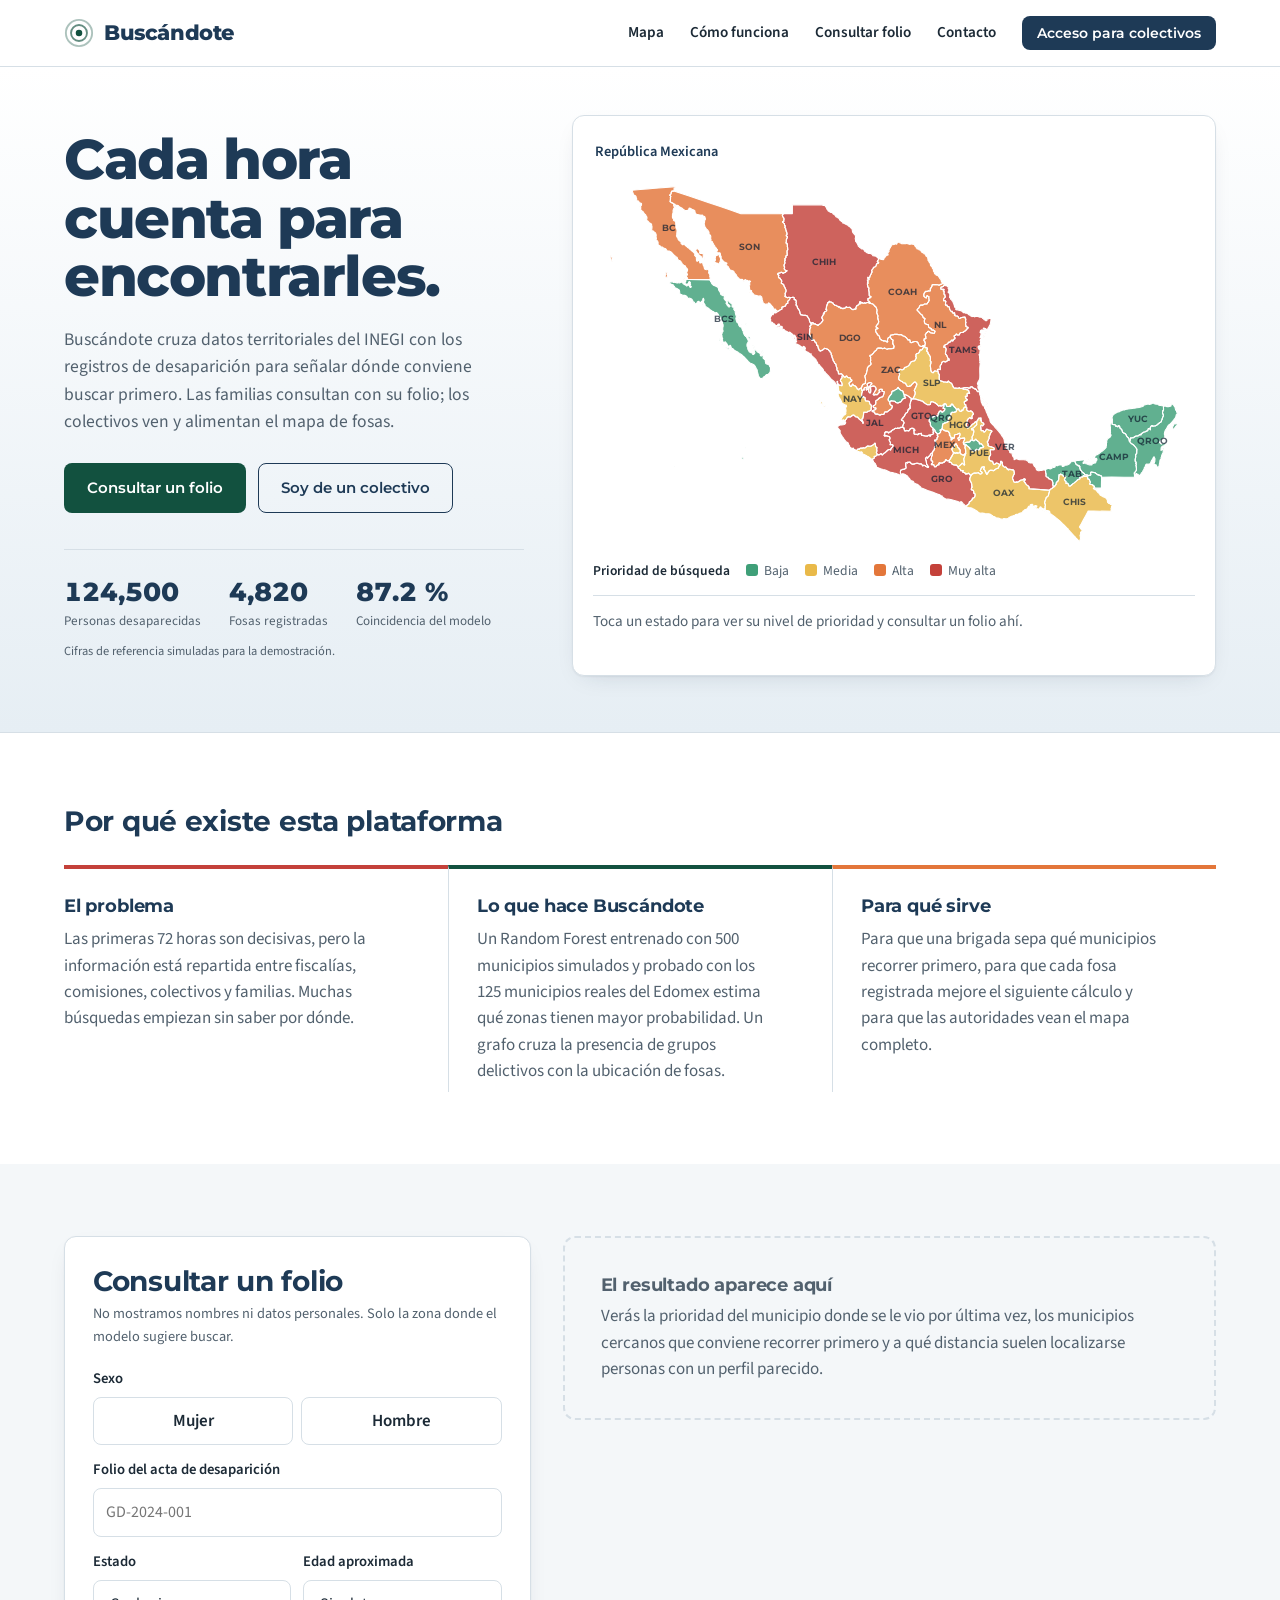
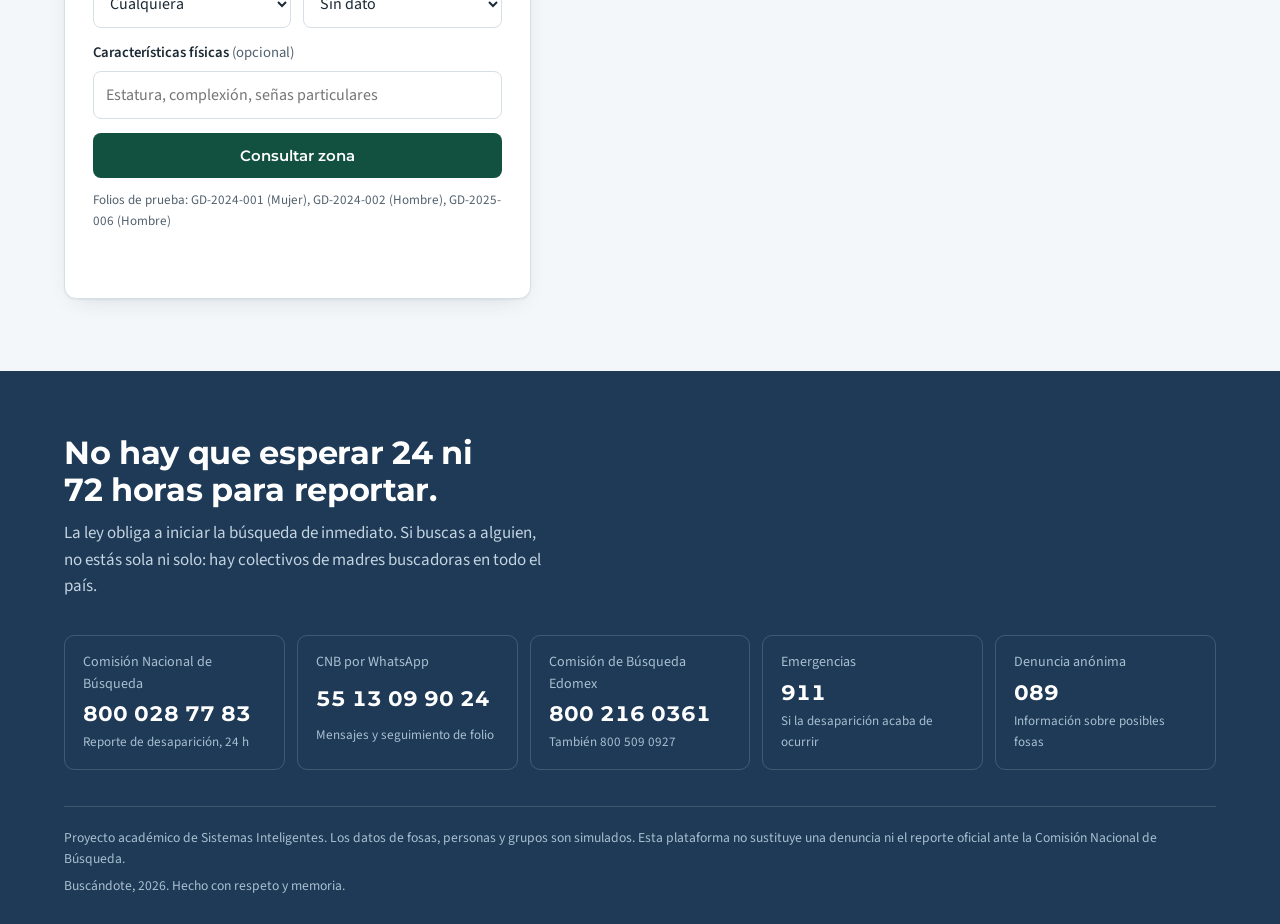
<file: index.html>
<!DOCTYPE html>
<html lang="es">
<head>
  <meta charset="UTF-8" />
  <meta name="viewport" content="width=device-width, initial-scale=1.0" />
  <title>Buscándote · Búsqueda de personas desaparecidas</title>
  <link rel="preconnect" href="https://fonts.googleapis.com" />
  <link rel="preconnect" href="https://fonts.gstatic.com" crossorigin />
  <link href="https://fonts.googleapis.com/css2?family=Montserrat:wght@500;600;700;800&family=Source+Sans+3:wght@400;500;600;700&display=swap" rel="stylesheet" />
  <link rel="stylesheet" href="css/base.css" />
  <link rel="stylesheet" href="css/mapa.css" />
  <link rel="stylesheet" href="css/inicio.css" />
</head>
<body>
  <a class="saltar" href="#consulta">Ir a la consulta</a>

  <!-- ============ ENCABEZADO ============ -->
  <header class="encabezado">
    <div class="contenedor encabezado-fila">
      <a href="index.html" class="marca" aria-label="Buscándote, inicio">
        <svg class="marca-icono" viewBox="0 0 32 32" aria-hidden="true">
          <circle cx="16" cy="16" r="14" fill="none" stroke="currentColor" stroke-width="2" opacity=".35"/>
          <circle cx="16" cy="16" r="8.5" fill="none" stroke="currentColor" stroke-width="2" opacity=".65"/>
          <circle cx="16" cy="16" r="3.5" fill="currentColor"/>
        </svg>
        <span>Buscándote</span>
      </a>
      <button class="menu-movil" id="btnMenu" aria-expanded="false" aria-controls="navPrincipal">Menú</button>
      <nav class="nav" id="navPrincipal">
        <a href="#mapa-publico">Mapa</a>
        <a href="#como-funciona">Cómo funciona</a>
        <a href="#consulta">Consultar folio</a>
        <a href="#contacto">Contacto</a>
        <button class="boton boton-tinta boton-chico" id="btnAbrirLogin">Acceso para colectivos</button>
      </nav>
    </div>
  </header>

  <main>
    <!-- ============ HERO: el mapa es lo primero ============ -->
    <section class="hero" id="mapa-publico">
      <div class="contenedor hero-rejilla">
        <div class="hero-texto">
          <h1>Cada hora cuenta para encontrarles.</h1>
          <p class="hero-sub">
            Buscándote cruza datos territoriales del INEGI con los registros de desaparición
            para señalar dónde conviene buscar primero. Las familias consultan con su folio;
            los colectivos ven y alimentan el mapa de fosas.
          </p>
          <div class="hero-acciones">
            <a href="#consulta" class="boton boton-pino">Consultar un folio</a>
            <button class="boton boton-borde" id="btnHeroLogin">Soy de un colectivo</button>
          </div>
          <dl class="hero-cifras">
            <div><dt>Personas desaparecidas</dt><dd id="cifraPersonas">124,500</dd></div>
            <div><dt>Fosas registradas</dt><dd id="cifraFosas">4,820</dd></div>
            <div><dt>Coincidencia del modelo</dt><dd id="cifraModelo">87.2 %</dd></div>
          </dl>
          <p class="nota-datos">Cifras de referencia simuladas para la demostración.</p>
        </div>

        <div class="hero-mapa panel">
          <div id="mapaPublico" class="mapa-hero"></div>
          <div class="leyenda" aria-label="Prioridad de búsqueda">
            <span class="leyenda-titulo">Prioridad de búsqueda</span>
            <span><i style="background:#3f9f78"></i>Baja</span>
            <span><i style="background:#e9b949"></i>Media</span>
            <span><i style="background:#e3763a"></i>Alta</span>
            <span><i style="background:#c4413a"></i>Muy alta</span>
          </div>
          <div class="estado-ficha" id="fichaEstado" aria-live="polite">
            <p>Toca un estado para ver su nivel de prioridad y consultar un folio ahí.</p>
          </div>
        </div>
      </div>
    </section>

    <!-- ============ PROBLEMA / SOLUCIÓN / IMPACTO ============ -->
    <section class="franja" id="como-funciona">
      <div class="contenedor">
        <h2 class="titulo-seccion">Por qué existe esta plataforma</h2>
        <div class="tres-columnas">
          <article class="columna columna-problema">
            <h3>El problema</h3>
            <p>Las primeras 72 horas son decisivas, pero la información está repartida entre fiscalías,
              comisiones, colectivos y familias. Muchas búsquedas empiezan sin saber por dónde.</p>
          </article>
          <article class="columna columna-solucion">
            <h3>Lo que hace Buscándote</h3>
            <p>Un Random Forest entrenado con 500 municipios simulados y probado con los 125 municipios
              reales del Edomex estima qué zonas tienen mayor probabilidad. Un grafo cruza la presencia
              de grupos delictivos con la ubicación de fosas.</p>
          </article>
          <article class="columna columna-impacto">
            <h3>Para qué sirve</h3>
            <p>Para que una brigada sepa qué municipios recorrer primero, para que cada fosa registrada
              mejore el siguiente cálculo y para que las autoridades vean el mapa completo.</p>
          </article>
        </div>
      </div>
    </section>

    <!-- ============ CONSULTA PÚBLICA ============ -->
    <section class="consulta" id="consulta">
      <div class="contenedor consulta-rejilla">
        <form class="panel formulario" id="formConsulta" novalidate>
          <h2>Consultar un folio</h2>
          <p class="ayuda">No mostramos nombres ni datos personales. Solo la zona donde el modelo sugiere buscar.</p>

          <fieldset class="segmentado">
            <legend>Sexo</legend>
            <label><input type="radio" name="sexo" value="Mujer" required /> <span>Mujer</span></label>
            <label><input type="radio" name="sexo" value="Hombre" /> <span>Hombre</span></label>
          </fieldset>

          <label class="campo">Folio del acta de desaparición
            <input type="text" id="consultaFolio" autocomplete="off" placeholder="GD-2024-001" required />
          </label>

          <div class="campo-doble">
            <label class="campo">Estado
              <select id="consultaEstado"><option value="">Cualquiera</option></select>
            </label>
            <label class="campo">Edad aproximada
              <select id="consultaEdad">
                <option value="">Sin dato</option>
                <option value="0-17">0 a 17 años</option>
                <option value="18-29">18 a 29 años</option>
                <option value="30-59">30 a 59 años</option>
                <option value="60+">60 años o más</option>
              </select>
            </label>
          </div>

          <label class="campo">Características físicas <span class="opcional">(opcional)</span>
            <input type="text" id="consultaSenas" placeholder="Estatura, complexión, señas particulares" />
          </label>

          <button type="submit" class="boton boton-pino boton-ancho">Consultar zona</button>
          <p class="ayuda ayuda-demo">Folios de prueba: GD-2024-001 (Mujer), GD-2024-002 (Hombre), GD-2025-006 (Hombre)</p>
          <p class="error" id="consultaError" role="alert"></p>
        </form>

        <div class="consulta-resultado" id="consultaResultado" aria-live="polite">
          <div class="vacio">
            <h3>El resultado aparece aquí</h3>
            <p>Verás la prioridad del municipio donde se le vio por última vez, los municipios cercanos
              que conviene recorrer primero y a qué distancia suelen localizarse personas con un perfil parecido.</p>
          </div>
        </div>
      </div>
    </section>
  </main>

  <!-- ============ PIE: contacto y memoria ============ -->
  <footer class="pie" id="contacto">
    <div class="contenedor">
      <div class="pie-mensaje">
        <h2>No hay que esperar 24 ni 72 horas para reportar.</h2>
        <p>La ley obliga a iniciar la búsqueda de inmediato.
          Si buscas a alguien, no estás sola ni solo: hay colectivos de madres buscadoras en todo el país.</p>
      </div>
      <ul class="contactos" id="listaContactos"></ul>
      <div class="pie-legal">
        <p>Proyecto académico de Sistemas Inteligentes. Los datos de fosas, personas y grupos son simulados.
          Esta plataforma no sustituye una denuncia ni el reporte oficial ante la Comisión Nacional de Búsqueda.</p>
        <p>Buscándote, 2026. Hecho con respeto y memoria.</p>
      </div>
    </div>
  </footer>

  <!-- ============ MODAL DE ACCESO ============ -->
  <div class="modal-fondo" id="modalLogin" hidden>
    <div class="modal" role="dialog" aria-modal="true" aria-labelledby="tituloLogin">
      <button class="modal-cerrar" id="btnCerrarLogin" aria-label="Cerrar">×</button>
      <div class="modal-candado" aria-hidden="true">
        <svg viewBox="0 0 24 24"><rect x="4" y="10" width="16" height="11" rx="2"/><path d="M8 10V7a4 4 0 0 1 8 0v3"/></svg>
      </div>
      <h2 id="tituloLogin">Acceso para colectivos</h2>
      <p>El mapa de fosas y el registro están cifrados. Escribe la contraseña de tu colectivo.</p>
      <form id="formLogin">
        <label class="campo">Contraseña
          <input type="password" id="inputPassword" autocomplete="current-password" required />
        </label>
        <button type="submit" class="boton boton-tinta boton-ancho" id="btnIngresar">Entrar</button>
      </form>
      <p class="error" id="loginError" role="alert"></p>
      <p class="ayuda ayuda-demo">Contraseña de la demo: <code>Geodetec2026</code></p>
    </div>
  </div>

  <script src="js/geo-estados.js"></script>
  <script src="js/datos-mock.js"></script>
  <script src="js/geodetec-bridge.js"></script>
  <script src="js/geo-utils.js"></script>
  <script src="js/registro.js"></script>
  <script src="js/graficas.js"></script>
  <script src="js/mapa-mexico.js"></script>
  <script src="js/app.js"></script>
</body>
</html>
</file>
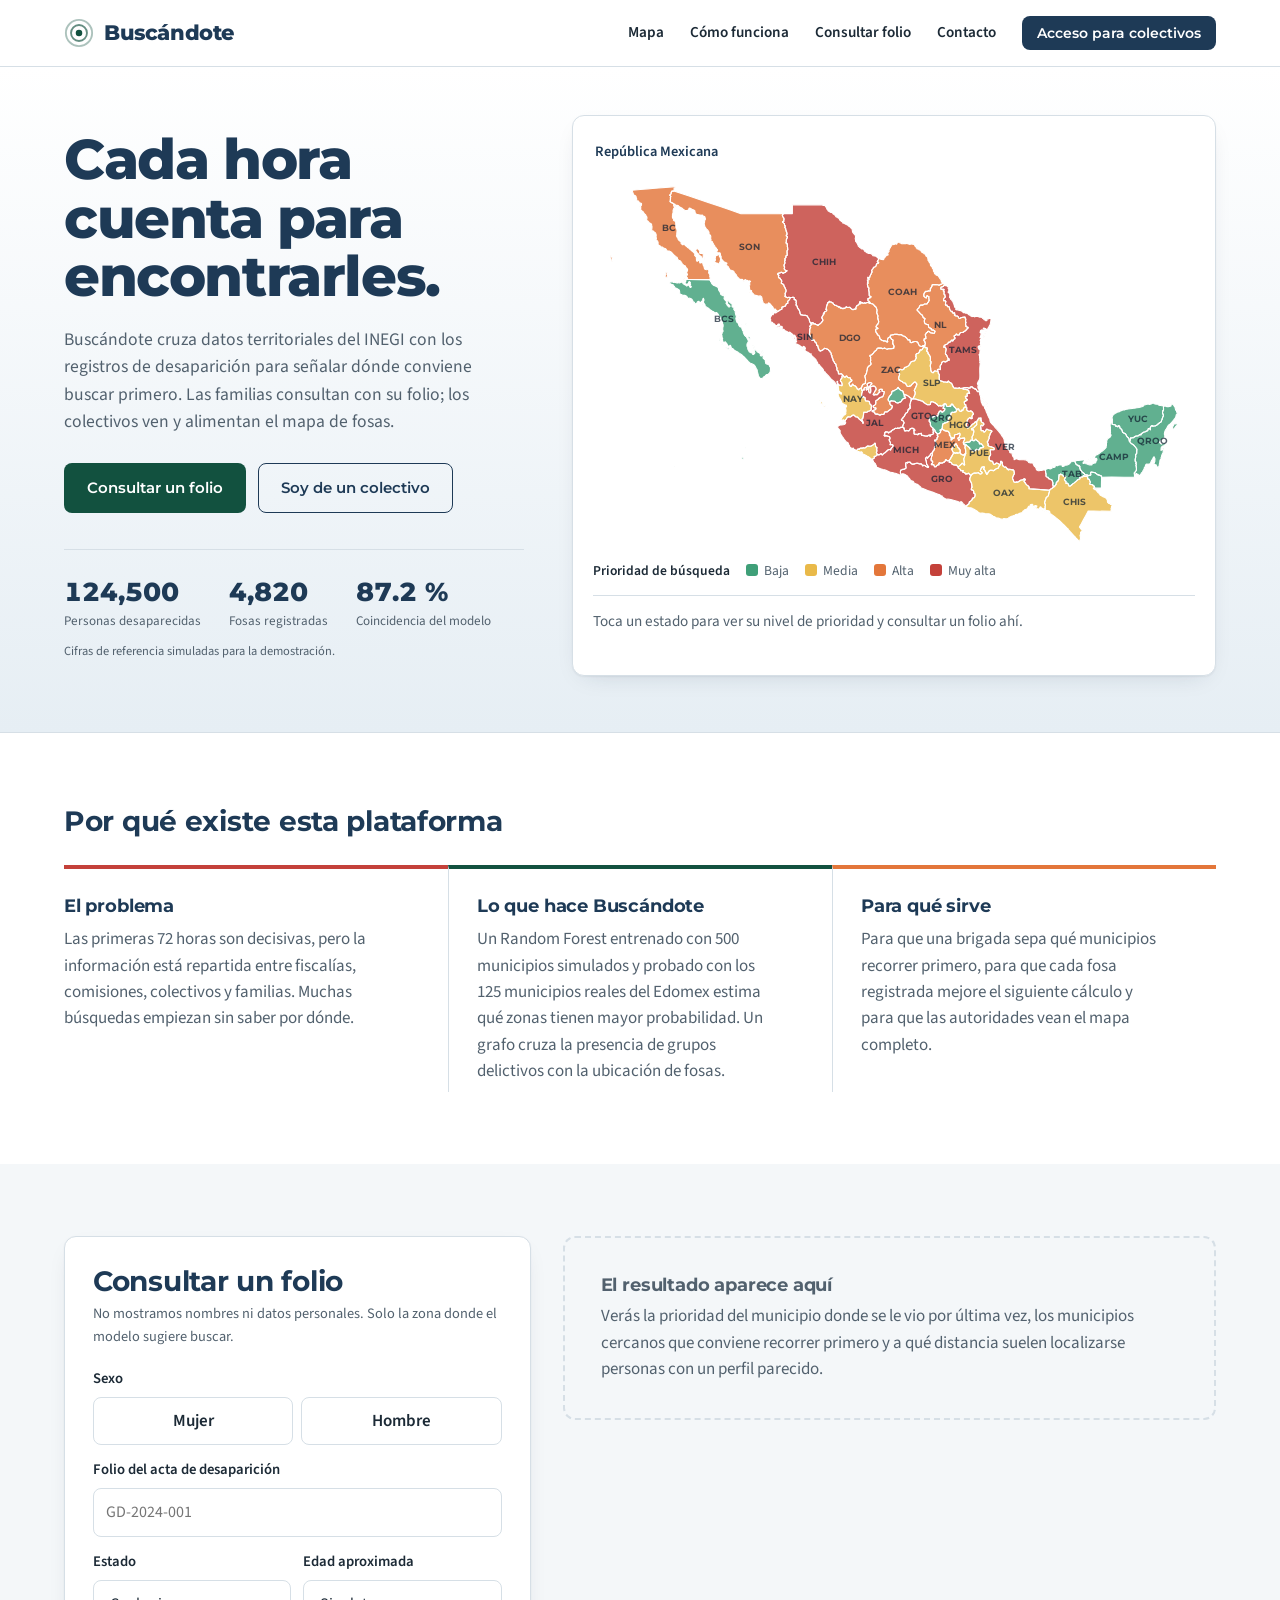
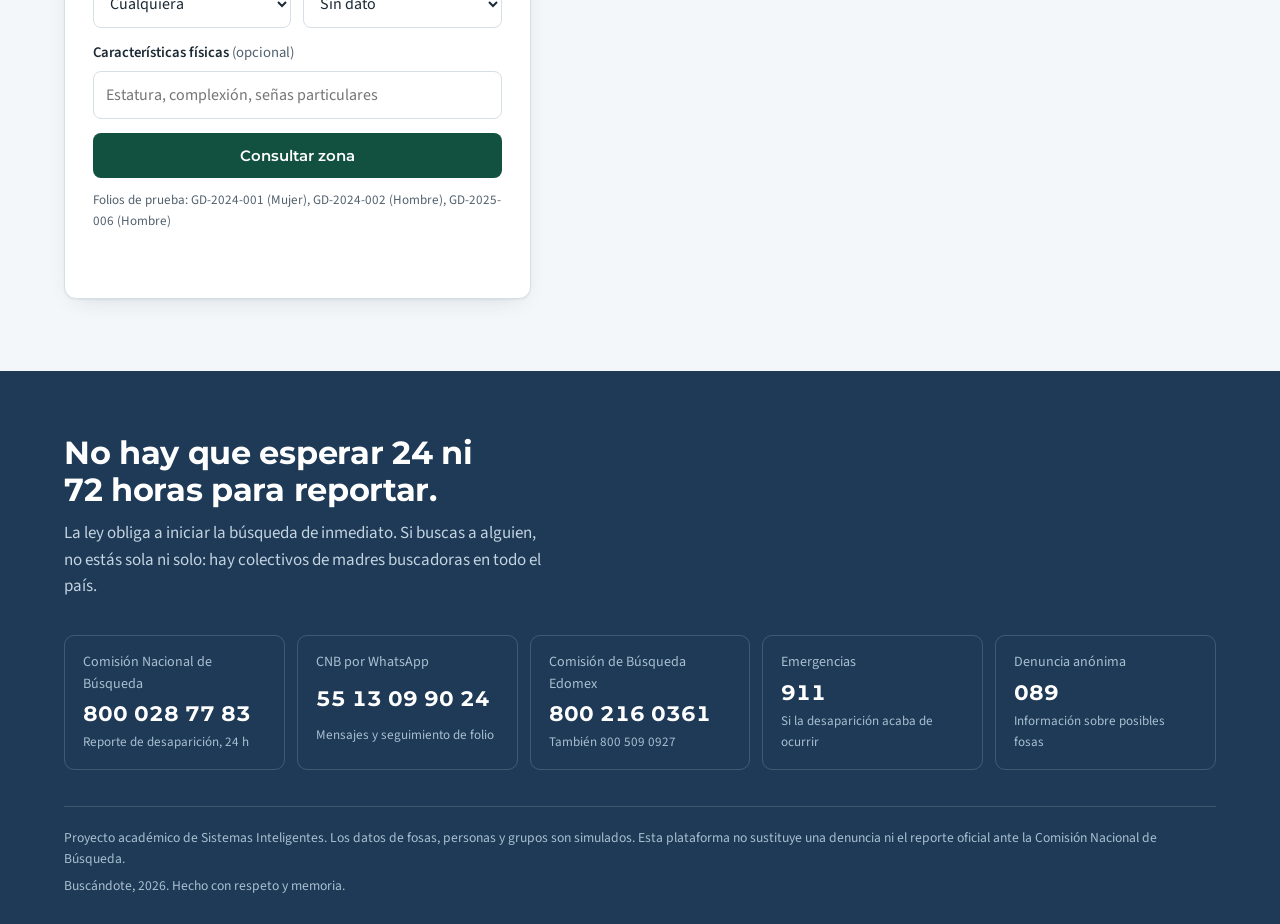
<file: dashboard.html>
<!DOCTYPE html>
<html lang="es">
<head>
  <meta charset="UTF-8" />
  <meta name="viewport" content="width=device-width, initial-scale=1.0" />
  <title>Buscándote · Panel de colectivos</title>
  <!-- Si no hay sesión, se vuelve al inicio antes de pintar nada -->
  <script>try { if (!sessionStorage.getItem("buscandote_sesion")) location.replace("index.html"); } catch (e) {}</script>
  <link rel="preconnect" href="https://fonts.googleapis.com" />
  <link rel="preconnect" href="https://fonts.gstatic.com" crossorigin />
  <link href="https://fonts.googleapis.com/css2?family=Montserrat:wght@500;600;700;800&family=Source+Sans+3:wght@400;500;600;700&display=swap" rel="stylesheet" />
  <link rel="stylesheet" href="css/base.css" />
  <link rel="stylesheet" href="css/mapa.css" />
  <link rel="stylesheet" href="css/panel.css" />
</head>
<body class="cuerpo-panel">

  <!-- ============ BARRA LATERAL ============ -->
  <aside class="lateral">
    <a href="index.html" class="marca marca-clara">
      <svg class="marca-icono" viewBox="0 0 32 32" aria-hidden="true">
        <circle cx="16" cy="16" r="14" fill="none" stroke="currentColor" stroke-width="2" opacity=".35"/>
        <circle cx="16" cy="16" r="8.5" fill="none" stroke="currentColor" stroke-width="2" opacity=".65"/>
        <circle cx="16" cy="16" r="3.5" fill="currentColor"/>
      </svg>
      <span>Buscándote</span>
    </a>
    <nav class="pestanas" role="tablist" aria-label="Secciones del panel">
      <button class="pestana activa" role="tab" data-tab="resumen" aria-selected="true">
        <svg viewBox="0 0 24 24"><rect x="3" y="3" width="7" height="9" rx="1.5"/><rect x="14" y="3" width="7" height="5" rx="1.5"/><rect x="14" y="12" width="7" height="9" rx="1.5"/><rect x="3" y="16" width="7" height="5" rx="1.5"/></svg>
        Resumen</button>
      <button class="pestana" role="tab" data-tab="mapa" aria-selected="false">
        <svg viewBox="0 0 24 24"><path d="M9 4 3 6v14l6-2 6 2 6-2V4l-6 2-6-2Z"/><path d="M9 4v14M15 6v14"/></svg>
        Mapa de fosas</button>
      <button class="pestana" role="tab" data-tab="zona" aria-selected="false">
        <svg viewBox="0 0 24 24"><circle cx="12" cy="12" r="8"/><circle cx="12" cy="12" r="3"/><path d="M12 2v3M12 19v3M2 12h3M19 12h3"/></svg>
        Zona y ruta de búsqueda</button>
      <button class="pestana" role="tab" data-tab="registrar" aria-selected="false">
        <svg viewBox="0 0 24 24"><path d="M12 21s-7-6.1-7-11.5a7 7 0 0 1 14 0C19 14.9 12 21 12 21Z"/><path d="M12 7v6M9 10h6"/></svg>
        Registrar fosa</button>
      <button class="pestana" role="tab" data-tab="red" aria-selected="false">
        <svg viewBox="0 0 24 24"><circle cx="5" cy="6" r="2.5"/><circle cx="19" cy="6" r="2.5"/><circle cx="12" cy="18" r="2.5"/><path d="M7.3 7.2 10.6 16M16.7 7.2 13.4 16M7.5 6h9"/></svg>
        Red de grupos</button>
      <button class="pestana" role="tab" data-tab="modelo" aria-selected="false">
        <svg viewBox="0 0 24 24"><path d="M4 20V10M10 20V4M16 20v-7M22 20H2"/></svg>
        Modelo GEODETEC</button>
    </nav>
    <div class="sesion">
      <p><span class="sesion-punto"></span>Sesión cifrada activa</p>
      <button class="boton-salir" id="btnSalir">Cerrar sesión</button>
    </div>
  </aside>

  <main class="principal">

    <!-- ---------- RESUMEN ---------- -->
    <section class="vista activa" id="vista-resumen" role="tabpanel">
      <header class="vista-cabeza">
        <div>
          <h1>Panel del colectivo</h1>
          <p>Estado del registro de fosas y de las zonas que el modelo marca como prioritarias.</p>
        </div>
        <span class="fecha-corte" id="fechaCorte"></span>
      </header>

      <div class="kpis">
        <article class="kpi"><span>Fosas en el registro</span><strong id="kpiFosas">0</strong><small id="kpiFosasNota"></small></article>
        <article class="kpi"><span>Víctimas contabilizadas</span><strong id="kpiVictimas">0</strong><small>Suma de todos los hallazgos</small></article>
        <article class="kpi kpi-alerta"><span>Estados con prioridad muy alta</span><strong id="kpiEstados">0</strong><small>Prioridad del modelo ≥ 72 %</small></article>
        <article class="kpi"><span>Coincidencia del modelo</span><strong id="kpiModelo">0</strong><small>Contra 125 municipios reales</small></article>
      </div>

      <div class="rejilla-2">
        <article class="panel tarjeta">
          <h2>Fosas por estado</h2>
          <p class="ayuda">Los 10 estados con más hallazgos en el registro.</p>
          <div id="graficaEstados"></div>
        </article>
        <article class="panel tarjeta">
          <h2>Hallazgos por año</h2>
          <p class="ayuda">Fosas según su fecha de hallazgo.</p>
          <div id="graficaAnios"></div>
        </article>
      </div>

      <div class="rejilla-2">
        <article class="panel tarjeta">
          <h2>Estados donde buscar primero</h2>
          <ul class="lista-estados" id="listaPrioridad"></ul>
        </article>
        <article class="panel tarjeta">
          <h2>Últimos hallazgos registrados</h2>
          <table class="tabla" id="tablaUltimas">
            <thead><tr><th>Folio</th><th>Lugar</th><th>Fecha</th><th>Víctimas</th><th>Estado</th></tr></thead>
            <tbody></tbody>
          </table>
        </article>
      </div>

      <details class="panel desplegable">
        <summary>¿Cómo se calcula la prioridad de un estado o municipio?</summary>
        <p>El modelo combina seis variables por municipio: registros históricos de desaparición (RNPDNO),
          frecuencia anual de reportes, proporción de localidades rurales, densidad de población,
          accesibilidad a un centro metropolitano y variación del terreno. Un Random Forest aprende a
          clasificar cada municipio en prioridad baja, media o alta. Dentro de un estado, el mapa de calor
          suma la densidad de fosas ya encontradas (estimación de densidad de kernel) y la multiplica por
          la prioridad del estado.</p>
      </details>
    </section>

    <!-- ---------- MAPA ---------- -->
    <section class="vista" id="vista-mapa" role="tabpanel">
      <header class="vista-cabeza">
        <div>
          <h1>Mapa de fosas</h1>
          <p>Elige un estado para ver las fosas encontradas y dónde es más probable hallar otras.</p>
        </div>
      </header>

      <div class="filtros" role="group" aria-label="Capas y filtros">
        <label class="chip"><input type="checkbox" data-capa="calor" checked /> <span>Probabilidad</span></label>
        <label class="chip"><input type="checkbox" data-capa="fosas" checked /> <span>Fosas</span></label>
        <label class="chip"><input type="checkbox" data-capa="municipios" checked /> <span>Municipios Edomex</span></label>
        <span class="filtros-sep"></span>
        <label class="filtro">Año
          <select id="filtroAnio"><option value="">Todos</option></select>
        </label>
        <label class="filtro">Situación
          <select id="filtroProc">
            <option value="">Todas</option>
            <option>En investigación</option><option>Peritaje</option><option>Cerrada</option>
          </select>
        </label>
      </div>

      <div class="mapa-rejilla">
        <div class="panel tarjeta">
          <div id="mapaFosas"></div>
          <div class="leyenda leyenda-mapa" id="leyendaMapa"></div>
        </div>
        <aside class="panel tarjeta detalle" id="detalleEstado" aria-live="polite"></aside>
      </div>
    </section>

    <!-- ---------- ZONA Y RUTA ---------- -->
    <section class="vista" id="vista-zona" role="tabpanel">
      <header class="vista-cabeza">
        <div>
          <h1>Zona y ruta de búsqueda</h1>
          <p>A partir de la última ubicación conocida, el modelo ordena los municipios del Estado de México
            y propone una ruta para recorrerlos.</p>
        </div>
      </header>

      <div class="panel tarjeta form-linea">
        <label class="campo">Última ubicación conocida
          <select id="origenMunicipio"></select>
        </label>
        <label class="campo">Radio máximo
          <select id="radioMax">
            <option value="30">30 km</option><option value="60" selected>60 km</option><option value="120">120 km</option>
          </select>
        </label>
        <label class="campo">Municipios a recorrer
          <select id="numParadas">
            <option>3</option><option selected>5</option><option>8</option>
          </select>
        </label>
        <button class="boton boton-pino" id="btnCalcularZona">Calcular zona y ruta</button>
      </div>

      <div class="mapa-rejilla">
        <div class="panel tarjeta"><div id="mapaZona"></div></div>
        <aside class="panel tarjeta detalle" id="zonaResultado">
          <h2>Ruta sugerida</h2>
          <p class="ayuda">Elige un municipio de origen y calcula la zona.</p>
        </aside>
      </div>
    </section>

    <!-- ---------- REGISTRAR ---------- -->
    <section class="vista" id="vista-registrar" role="tabpanel">
      <header class="vista-cabeza">
        <div>
          <h1>Registrar una fosa</h1>
          <p>Cada hallazgo verificado se suma al mapa de probabilidad del estado en cuanto lo guardas.</p>
        </div>
      </header>

      <div class="registro-rejilla">
        <form class="panel tarjeta form-fosa" id="formFosa" novalidate>
          <div class="campo-doble">
            <label class="campo">Estado <select id="fosaEstado" required></select></label>
            <label class="campo">Municipio <input type="text" id="fosaMunicipio" required placeholder="Valle de Bravo" /></label>
          </div>
          <div class="campo-doble">
            <label class="campo">Latitud <input type="number" step="0.0001" id="fosaLat" required placeholder="19.2000" /></label>
            <label class="campo">Longitud <input type="number" step="0.0001" id="fosaLon" required placeholder="-100.1300" /></label>
          </div>
          <p class="ayuda ayuda-mapa">También puedes tocar el punto exacto en el mapa de la derecha.</p>
          <div class="campo-doble">
            <label class="campo">Fecha de hallazgo <input type="date" id="fosaFecha" required /></label>
            <label class="campo">Número de víctimas <input type="number" min="1" id="fosaVictimas" required value="1" /></label>
          </div>
          <label class="campo">Situación
            <select id="fosaProc"><option>En investigación</option><option>Peritaje</option><option>Cerrada</option></select>
          </label>
          <button type="submit" class="boton boton-pino boton-ancho">Guardar fosa cifrada</button>
          <p class="error" id="fosaError" role="alert"></p>
          <p class="exito" id="fosaMsg" role="status"></p>
        </form>
        <div class="panel tarjeta">
          <div id="mapaRegistro"></div>
        </div>
      </div>

      <article class="panel tarjeta">
        <div class="cabeza-tabla">
          <h2>Registradas por tu colectivo</h2>
          <button class="boton boton-suave boton-chico" id="btnBorrarRegistros">Borrar registros de prueba</button>
        </div>
        <table class="tabla" id="tablaNuevas">
          <thead><tr><th>Folio</th><th>Estado</th><th>Municipio</th><th>Coordenadas</th><th>Fecha</th><th>Víctimas</th></tr></thead>
          <tbody></tbody>
        </table>
      </article>
    </section>

    <!-- ---------- RED DE GRUPOS ---------- -->
    <section class="vista" id="vista-red" role="tabpanel">
      <header class="vista-cabeza">
        <div>
          <h1>Red de grupos y fosas</h1>
          <p>Cada línea une dos estados donde opera el mismo grupo. Si los estados con más presencia
            también concentran más fosas, la correlación sale alta.</p>
        </div>
      </header>
      <div class="mapa-rejilla">
        <div class="panel tarjeta">
          <div id="mapaRed"></div>
          <div class="leyenda" id="leyendaGrupos"></div>
        </div>
        <aside class="panel tarjeta detalle" id="detalleRed"></aside>
      </div>
      <p class="nota-ficticia">Los grupos son ficticios y sus nombres genéricos. La red ilustra el método de grafos; no describe organizaciones reales.</p>
    </section>

    <!-- ---------- MODELO ---------- -->
    <section class="vista" id="vista-modelo" role="tabpanel">
      <header class="vista-cabeza">
        <div>
          <h1>Modelo GEODETEC</h1>
          <p>Random Forest de 300 árboles. Se entrena con 500 municipios simulados y se prueba con los 125 municipios reales del Estado de México.</p>
        </div>
      </header>
      <div class="kpis">
        <article class="kpi"><span>Accuracy en datos reales</span><strong>87.2 %</strong></article>
        <article class="kpi"><span>Validación cruzada (5 pliegues)</span><strong>0.842</strong><small>± 0.031</small></article>
        <article class="kpi"><span>F1 macro</span><strong>0.851</strong></article>
        <article class="kpi"><span>Umbrales de clase</span><strong class="kpi-chico">0.472 / 0.530</strong><small>Terciles del entrenamiento</small></article>
      </div>
      <div class="rejilla-2">
        <article class="panel tarjeta">
          <h2>Peso de cada variable</h2>
          <p class="ayuda">Importancia aproximada en el Random Forest.</p>
          <div id="graficaPesos" class="barras-anchas"></div>
        </article>
        <article class="panel tarjeta">
          <h2>Matriz de confusión</h2>
          <p class="ayuda">Filas: prioridad según la regla. Columnas: predicción del modelo. 125 municipios.</p>
          <div id="matrizConfusion"></div>
        </article>
      </div>
      <article class="panel tarjeta">
        <h2>Probar el modelo con un municipio</h2>
        <div class="form-linea">
          <label class="campo">Municipio <select id="pruebaMunicipio"></select></label>
        </div>
        <div id="pruebaResultado"></div>
      </article>
    </section>
  </main>

  <script src="js/geo-estados.js"></script>
  <script src="js/datos-mock.js"></script>
  <script src="js/geodetec-bridge.js"></script>
  <script src="js/geo-utils.js"></script>
  <script src="js/registro.js"></script>
  <script src="js/graficas.js"></script>
  <script src="js/mapa-mexico.js"></script>
  <script src="js/dashboard.js"></script>
</body>
</html>
</file>
<file: css/base.css>
/* ============================================================
   BUSCÁNDOTE · Base: tokens, tipografía, botones, formularios
   ============================================================ */
:root {
  /* Institucional */
  --pino: #12513f;
  --pino-osc: #0c3a2d;
  --pino-claro: #e3efe9;
  --tinta: #1e3a56;
  --niebla: #e6eef4;
  /* Superficies y texto */
  --fondo: #f4f7f9;
  --papel: #ffffff;
  --linea: #d6dfe6;
  --texto: #1c2a36;
  --texto-2: #52616e;
  /* Escala de prioridad */
  --p-baja: #3f9f78;
  --p-media: #e9b949;
  --p-alta: #e3763a;
  --p-muy-alta: #c4413a;

  --f-titulo: "Montserrat", "Segoe UI", system-ui, sans-serif;
  --f-texto: "Source Sans 3", "Segoe UI", system-ui, sans-serif;
  --r-panel: 12px;
  --r-control: 8px;
  --sombra: 0 1px 2px rgba(20, 40, 60, .06), 0 8px 24px -12px rgba(20, 40, 60, .18);
}

[hidden] { display: none !important; }
*, *::before, *::after { box-sizing: border-box; margin: 0; padding: 0; }
html { scroll-behavior: smooth; }
@media (prefers-reduced-motion: reduce) { html { scroll-behavior: auto; } *, *::before, *::after { animation: none !important; transition: none !important; } }

body {
  font-family: var(--f-texto); font-size: 17px; line-height: 1.55;
  color: var(--texto); background: var(--fondo);
  -webkit-font-smoothing: antialiased;
}
h1, h2, h3, h4 { font-family: var(--f-titulo); color: var(--tinta); line-height: 1.15; letter-spacing: -0.01em; }
h2 { font-size: 1.75rem; font-weight: 700; }
h3 { font-size: 1.15rem; font-weight: 700; }
h4 { font-size: 0.95rem; font-weight: 700; margin: 18px 0 8px; }
a { color: var(--pino); }
code { font-family: ui-monospace, Consolas, monospace; background: var(--pino-claro); color: var(--pino); padding: 1px 6px; border-radius: 4px; font-size: .92em; }

:focus-visible { outline: 3px solid #5aa9e6; outline-offset: 2px; border-radius: 4px; }

.contenedor { max-width: 1200px; margin: 0 auto; padding: 0 24px; }
.saltar { position: absolute; left: -999px; top: 8px; background: var(--tinta); color: #fff; padding: 8px 14px; border-radius: 6px; z-index: 200; }
.saltar:focus { left: 8px; }

/* ---------- Superficies ---------- */
.panel { background: var(--papel); border: 1px solid var(--linea); border-radius: var(--r-panel); box-shadow: var(--sombra); }

/* ---------- Botones ---------- */
.boton {
  display: inline-flex; align-items: center; justify-content: center; gap: 8px;
  font-family: var(--f-titulo); font-weight: 600; font-size: 0.95rem;
  padding: 12px 22px; border-radius: var(--r-control); border: 1.5px solid transparent;
  cursor: pointer; text-decoration: none; transition: background .15s, border-color .15s, transform .1s, box-shadow .15s;
}
.boton:active { transform: translateY(1px); }
.boton:disabled { opacity: .7; cursor: progress; }
.boton-pino { background: var(--pino); color: #fff; }
.boton-pino:hover { background: var(--pino-osc); box-shadow: 0 6px 16px -8px rgba(18, 81, 63, .7); }
.boton-tinta { background: var(--tinta); color: #fff; }
.boton-tinta:hover { background: #142a40; }
.boton-borde { background: transparent; color: var(--tinta); border-color: var(--tinta); }
.boton-borde:hover { background: var(--tinta); color: #fff; }
.boton-suave { background: var(--niebla); color: var(--tinta); }
.boton-suave:hover { background: #d7e3ec; }
.boton-chico { padding: 8px 14px; font-size: .85rem; }
.boton-ancho { width: 100%; }

/* ---------- Formularios ---------- */
.campo { display: block; font-weight: 600; font-size: .92rem; color: var(--texto); margin-bottom: 14px; }
.campo input, .campo select, .campo textarea {
  display: block; width: 100%; margin-top: 6px; padding: 11px 12px;
  font: inherit; font-weight: 400; font-size: 1rem; color: var(--texto);
  background: #fff; border: 1.5px solid var(--linea); border-radius: var(--r-control);
  transition: border-color .15s, box-shadow .15s;
}
.campo input:focus, .campo select:focus { outline: none; border-color: var(--pino); box-shadow: 0 0 0 3px rgba(18, 81, 63, .15); }
.campo-doble { display: grid; grid-template-columns: 1fr 1fr; gap: 12px; }
.opcional { font-weight: 400; color: var(--texto-2); }
.ayuda { font-size: .9rem; color: var(--texto-2); }
.ayuda-demo { margin-top: 12px; font-size: .82rem; }
.error { color: var(--p-muy-alta); font-size: .9rem; font-weight: 600; min-height: 1.3em; margin-top: 8px; }
.exito { color: var(--pino); font-size: .95rem; font-weight: 600; min-height: 1.3em; }

/* Selector segmentado (radio) */
.segmentado { border: 0; margin-bottom: 14px; }
.segmentado legend { font-weight: 600; font-size: .92rem; margin-bottom: 6px; }
.segmentado { display: flex; flex-wrap: wrap; gap: 8px; }
.segmentado legend { width: 100%; }
.segmentado label { flex: 1; cursor: pointer; }
.segmentado input { position: absolute; opacity: 0; pointer-events: none; }
.segmentado span {
  display: block; text-align: center; padding: 10px; border: 1.5px solid var(--linea);
  border-radius: var(--r-control); font-weight: 600; transition: all .15s;
}
.segmentado input:checked + span { border-color: var(--pino); background: var(--pino-claro); color: var(--pino); }
.segmentado input:focus-visible + span { outline: 3px solid #5aa9e6; outline-offset: 2px; }

/* ---------- Leyenda ---------- */
.leyenda { display: flex; flex-wrap: wrap; align-items: center; gap: 6px 16px; font-size: .85rem; color: var(--texto-2); }
.leyenda-titulo { font-weight: 600; color: var(--texto); }
.leyenda i { display: inline-block; width: 12px; height: 12px; border-radius: 3px; margin-right: 6px; vertical-align: -1px; }
.punto { display: inline-block; width: 10px; height: 10px; border-radius: 50%; vertical-align: 0; margin-right: 4px; }

/* ---------- Gráficas ---------- */
.g-barras { list-style: none; display: grid; gap: 8px; }
.g-barras li { display: grid; grid-template-columns: 9.5em 1fr 3.5em; align-items: center; gap: 10px; font-size: .9rem; }
.g-etq { white-space: nowrap; overflow: hidden; text-overflow: ellipsis; }
.g-pista { height: 12px; background: var(--niebla); border-radius: 3px; overflow: hidden; }
.g-barra { display: block; height: 100%; width: var(--w); background: var(--c); border-radius: 3px; animation: crecerX .7s ease-out both; transform-origin: left; }
.g-val { text-align: right; font-weight: 700; font-variant-numeric: tabular-nums; }
@keyframes crecerX { from { transform: scaleX(0); } }

.g-columnas { display: grid; grid-auto-flow: column; grid-auto-columns: 1fr; gap: 10px; height: 170px; align-items: end; margin-top: 10px; }
.g-col { display: grid; grid-template-rows: auto 1fr auto; height: 100%; text-align: center; gap: 4px; }
.g-col-val { font-weight: 700; font-size: .9rem; }
.g-col-barra { align-self: end; height: var(--h); background: var(--c); border-radius: 4px 4px 0 0; animation: crecerY .7s ease-out both; transform-origin: bottom; }
.g-col-etq { font-size: .8rem; color: var(--texto-2); }
@keyframes crecerY { from { transform: scaleY(0); } }

.g-linea { width: 100%; height: auto; }
.g-rejilla { stroke: var(--linea); stroke-dasharray: 3 4; }
.g-eje { font-size: 11px; fill: var(--texto-2); font-family: var(--f-texto); }
</file>
<file: css/mapa.css>
/* ============================================================
   BUSCÁNDOTE · Mapa de la República (compartido)
   ============================================================ */
.mapa { position: relative; display: flex; flex-direction: column; }
.mapa-barra { display: flex; align-items: center; justify-content: space-between; gap: 10px; min-height: 36px; margin-bottom: 6px; }
.mapa-ruta { display: flex; align-items: center; gap: 6px; font-size: .9rem; color: var(--texto-2); }
.ruta-nacional { background: none; border: 0; font: inherit; color: var(--tinta); font-weight: 600; cursor: pointer; padding: 4px 2px; }
.mapa.en-estado .ruta-nacional { color: var(--texto-2); font-weight: 400; text-decoration: underline; text-underline-offset: 3px; }
.ruta-estado { font-weight: 700; color: var(--tinta); }
.ruta-estado::before { content: "/"; margin-right: 6px; color: var(--linea); font-weight: 400; }
.mapa-volver { background: var(--niebla); border: 0; border-radius: 6px; padding: 6px 12px; font: inherit; font-size: .85rem; font-weight: 600; color: var(--tinta); cursor: pointer; }
.mapa-volver:hover { background: #d7e3ec; }

.mapa-svg { width: 100%; height: auto; display: block; overflow: hidden; }

/* Estados: relleno por prioridad, separación blanca visible siempre */
.estado { fill: var(--relleno); fill-opacity: .82; cursor: pointer; transition: fill-opacity .2s, fill .3s; outline: none; }
.estado:hover, .estado:focus-visible { fill-opacity: 1; }
.borde { fill: none; stroke: #fff; stroke-width: 1.1; vector-effect: non-scaling-stroke; pointer-events: none; stroke-linejoin: round; }

/* Vista de un estado: los demás pasan a gris y el elegido a un tono claro con contorno fuerte */
.mapa.en-estado .estado { fill: #dde5eb; fill-opacity: 1; }
.mapa.en-estado .estado:hover { fill: #cfd9e1; }
.mapa.en-estado .estado.activo { fill: #f7faf9; cursor: crosshair; }
.mapa.en-estado .borde { stroke: #b9c6d0; }
.mapa.en-estado .borde.activo { stroke: var(--tinta); stroke-width: 2; }

/* Modo neutro (red de grupos): el color lo ponen las líneas, no los estados */
.mapa.neutro .estado { fill: #e3eaef; fill-opacity: 1; }
.mapa.neutro .estado:hover { fill: #d3dde4; }
.mapa.neutro .borde { stroke: #fff; stroke-width: 1.4; }
/* Público: el estado abierto conserva su color de prioridad */
.mapa.publico.en-estado .estado.activo { fill: var(--relleno); fill-opacity: .85; cursor: default; }
.capa-etiquetas text { font-family: var(--f-titulo); font-weight: 700; fill: rgba(16, 32, 48, .72); text-anchor: middle; dominant-baseline: middle; pointer-events: none; }

.celda { cursor: help; }
.fosa { fill: var(--tinta); fill-opacity: .8; stroke: #fff; stroke-width: 1; vector-effect: non-scaling-stroke; cursor: pointer; }
.fosa.verificada { fill: #111c28; stroke: #fff; stroke-width: 1.8; }
.fosa:hover { fill: #000; }
.municipio { stroke: #fff; stroke-width: 1.2; vector-effect: non-scaling-stroke; cursor: pointer; }
.municipio.resaltado { stroke: var(--tinta); stroke-width: 2.6; }
.nodo { fill: #fff; stroke: var(--tinta); stroke-width: 1.4; vector-effect: non-scaling-stroke; }
.capa-red line { stroke-linecap: round; }
.pin { fill: #2a7fd4; stroke: #fff; stroke-width: 2; vector-effect: non-scaling-stroke; }
.pin-halo { fill: #2a7fd4; fill-opacity: .18; animation: halo 1.8s ease-out infinite; transform-box: fill-box; transform-origin: center; }
@keyframes halo { from { transform: scale(.4); opacity: 1; } to { transform: scale(1.2); opacity: 0; } }

.mapa-tooltip {
  position: absolute; left: 0; top: 0; pointer-events: none; z-index: 5;
  background: #10202f; color: #fff; padding: 8px 11px; border-radius: 6px;
  font-size: .82rem; line-height: 1.4; max-width: 240px; box-shadow: 0 6px 18px rgba(0, 0, 0, .25);
}
.mapa-tooltip strong { font-weight: 700; }
.mapa-tooltip em { color: #9fd3bd; font-style: normal; }
</file>
<file: css/inicio.css>
/* ============================================================
   BUSCÁNDOTE · Página pública
   ============================================================ */

/* ---------- Encabezado ---------- */
.encabezado { position: sticky; top: 0; z-index: 50; background: rgba(255, 255, 255, .94); backdrop-filter: blur(8px); border-bottom: 1px solid var(--linea); }
.encabezado-fila { display: flex; align-items: center; justify-content: space-between; height: 66px; }
.marca { display: flex; align-items: center; gap: 10px; text-decoration: none; font-family: var(--f-titulo); font-weight: 800; font-size: 1.3rem; color: var(--tinta); letter-spacing: -0.02em; }
.marca-icono { width: 30px; height: 30px; color: var(--pino); }
.nav { display: flex; align-items: center; gap: 26px; }
.nav a { color: var(--texto); text-decoration: none; font-weight: 600; font-size: .95rem; }
.nav a:hover { color: var(--pino); }
.menu-movil { display: none; background: none; border: 1.5px solid var(--linea); border-radius: 6px; padding: 6px 12px; font: inherit; font-weight: 600; cursor: pointer; }

/* ---------- Hero con mapa ---------- */
.hero { background: linear-gradient(180deg, #fff 0%, var(--niebla) 100%); padding: 48px 0 56px; border-bottom: 1px solid var(--linea); }
.hero-rejilla { display: grid; grid-template-columns: minmax(0, 5fr) minmax(0, 7fr); gap: 48px; align-items: center; }
.hero h1 { font-size: clamp(2.3rem, 4.4vw, 3.5rem); font-weight: 800; letter-spacing: -0.025em; line-height: 1.05; max-width: 12ch; }
.hero-sub { margin-top: 20px; font-size: 1.1rem; color: var(--texto-2); max-width: 46ch; }
.hero-acciones { display: flex; gap: 12px; flex-wrap: wrap; margin-top: 28px; }
.hero-cifras { display: grid; grid-template-columns: repeat(3, auto); justify-content: start; gap: 28px; margin-top: 36px; padding-top: 22px; border-top: 1px solid var(--linea); }
.hero-cifras dt { font-size: .82rem; color: var(--texto-2); order: 2; }
.hero-cifras div { display: flex; flex-direction: column; }
.hero-cifras dd { font-family: var(--f-titulo); font-weight: 800; font-size: 1.6rem; color: var(--tinta); font-variant-numeric: tabular-nums; order: 1; }
.nota-datos { margin-top: 10px; font-size: .78rem; color: var(--texto-2); }

.hero-mapa { padding: 18px 20px 16px; animation: entrada .6s ease-out both; }
@keyframes entrada { from { opacity: 0; transform: translateY(10px); } }
.mapa-hero .mapa-svg { max-height: 440px; }
.hero-mapa .leyenda { margin-top: 8px; }
.estado-ficha { margin-top: 14px; padding-top: 14px; border-top: 1px solid var(--linea); min-height: 64px; font-size: .95rem; color: var(--texto-2); }
.ficha-fila { display: flex; align-items: center; justify-content: space-between; gap: 14px; }
.ficha-fila h3 { margin-bottom: 2px; }

/* ---------- Por qué existe ---------- */
.franja { padding: 72px 0; background: var(--papel); }
.titulo-seccion { margin-bottom: 28px; }
.tres-columnas { display: grid; grid-template-columns: repeat(3, 1fr); border-top: 1px solid var(--linea); }
.columna { padding: 26px 28px 8px 0; border-top: 4px solid; margin-top: -1px; transition: background .2s; }
.columna + .columna { padding-left: 28px; border-left: 1px solid var(--linea); }
.columna h3 { margin-bottom: 10px; }
.columna p { color: var(--texto-2); max-width: 38ch; }
.columna-problema { border-top-color: var(--p-muy-alta); }
.columna-solucion { border-top-color: var(--pino); }
.columna-impacto { border-top-color: var(--p-alta); }

/* ---------- Consulta ---------- */
.consulta { padding: 72px 0; background: var(--fondo); scroll-margin-top: 66px; }
.consulta-rejilla { display: grid; grid-template-columns: minmax(0, 5fr) minmax(0, 7fr); gap: 32px; align-items: start; }
.formulario { padding: 28px; }
.formulario h2 { margin-bottom: 6px; }
.formulario > .ayuda { margin-bottom: 20px; }

.consulta-resultado .vacio { border: 2px dashed var(--linea); border-radius: var(--r-panel); padding: 36px; color: var(--texto-2); }
.consulta-resultado .vacio h3 { margin-bottom: 8px; color: var(--texto-2); }
.resultado { padding: 26px; animation: entrada .35s ease-out both; }
.resultado-cabeza { display: flex; justify-content: space-between; align-items: flex-start; gap: 16px; padding-bottom: 16px; border-bottom: 1px solid var(--linea); margin-bottom: 18px; }
.folio { font-weight: 700; color: var(--pino); font-size: .9rem; }
.desde { font-size: .85rem; color: var(--texto-2); white-space: nowrap; }
.resultado-cuerpo { display: grid; grid-template-columns: 1fr 1fr; gap: 20px; align-items: start; }
.resultado-prioridad { border-left: 5px solid var(--c); background: var(--fondo); padding: 12px 16px; border-radius: 0 8px 8px 0; display: grid; }
.resultado-prioridad span { font-size: .85rem; color: var(--texto-2); }
.resultado-prioridad strong { font-family: var(--f-titulo); font-size: 1.6rem; color: var(--c); filter: brightness(.85); }
.resultado-prioridad small { font-size: .85rem; color: var(--texto-2); }
.lista-zona { list-style: none; counter-reset: z; display: grid; gap: 4px; }
.lista-zona li { counter-increment: z; display: grid; grid-template-columns: 1.6em 1fr auto auto; gap: 8px; align-items: center; padding: 7px 0; border-bottom: 1px solid var(--linea); font-size: .95rem; }
.lista-zona li::before { content: counter(z); font-weight: 700; color: var(--pino); }
.lista-zona li span:nth-child(2) { color: var(--texto-2); font-size: .85rem; font-variant-numeric: tabular-nums; }
.mini-mapa { background: var(--fondo); border-radius: 8px; padding: 8px; }
.mini-mapa .mapa-barra { display: none; }
.aviso { margin-top: 20px; padding: 12px 14px; background: #fbeeec; color: #8f2d27; border-radius: 8px; font-size: .9rem; }

/* ---------- Pie ---------- */
.pie { background: var(--tinta); color: #dbe6ef; padding: 64px 0 28px; }
.pie-mensaje h2 { color: #fff; font-size: 2rem; max-width: 20ch; }
.pie-mensaje p { margin-top: 12px; max-width: 60ch; color: #c3d3e0; }
.contactos { list-style: none; display: grid; grid-template-columns: repeat(auto-fit, minmax(200px, 1fr)); gap: 12px; margin: 36px 0; }
.contactos a { display: grid; gap: 2px; height: 100%; padding: 16px 18px; border: 1px solid rgba(255, 255, 255, .16); border-radius: 10px; color: inherit; text-decoration: none; transition: background .15s, border-color .15s; }
.contactos a:hover { background: rgba(255, 255, 255, .06); border-color: rgba(255, 255, 255, .35); }
.c-nombre { font-size: .88rem; color: #a9bfd1; }
.c-tel { font-family: var(--f-titulo); font-weight: 700; font-size: 1.3rem; color: #fff; font-variant-numeric: tabular-nums; }
.c-nota { font-size: .82rem; color: #a9bfd1; }
.pie-legal { border-top: 1px solid rgba(255, 255, 255, .14); padding-top: 20px; font-size: .85rem; color: #a9bfd1; display: grid; gap: 6px; }

/* ---------- Modal ---------- */
.modal-fondo { position: fixed; inset: 0; z-index: 100; display: grid; place-items: center; background: rgba(12, 24, 36, .55); backdrop-filter: blur(3px); padding: 16px; }
.modal-fondo[hidden] { display: none; }
.modal { position: relative; width: min(420px, 100%); background: #fff; border-radius: 14px; padding: 32px; box-shadow: 0 24px 60px rgba(0, 0, 0, .3); animation: entrada .25s ease-out; }
.modal h2 { font-size: 1.4rem; margin-bottom: 6px; }
.modal > p { color: var(--texto-2); margin-bottom: 18px; font-size: .95rem; }
.modal-cerrar { position: absolute; top: 10px; right: 14px; background: none; border: 0; font-size: 1.8rem; line-height: 1; color: var(--texto-2); cursor: pointer; }
.modal-candado { width: 44px; height: 44px; border-radius: 10px; background: var(--niebla); display: grid; place-items: center; margin-bottom: 14px; }
.modal-candado svg { width: 22px; height: 22px; fill: none; stroke: var(--tinta); stroke-width: 2; }
.sacudir { animation: sacudir .35s; }
@keyframes sacudir { 25% { transform: translateX(-6px); } 75% { transform: translateX(6px); } }

/* ---------- Responsive ---------- */
@media (max-width: 960px) {
  .hero-rejilla, .consulta-rejilla { grid-template-columns: 1fr; gap: 32px; }
  .tres-columnas { grid-template-columns: 1fr; border-top: 0; }
  .columna, .columna + .columna { padding: 20px 0; border-left: 0; }
  .resultado-cuerpo { grid-template-columns: 1fr; }
}
@media (max-width: 760px) {
  .menu-movil { display: block; }
  .nav { display: none; position: absolute; top: 66px; left: 0; right: 0; flex-direction: column; align-items: stretch; gap: 4px; padding: 14px 24px 20px; background: #fff; border-bottom: 1px solid var(--linea); box-shadow: var(--sombra); }
  .nav.abierto { display: flex; }
  .nav a { padding: 10px 0; }
  .hero-cifras { grid-template-columns: 1fr 1fr; }
  .campo-doble { grid-template-columns: 1fr; gap: 0; }
  .ficha-fila { flex-direction: column; align-items: flex-start; }
}
</file>
<file: css/panel.css>
/* ============================================================
   BUSCÁNDOTE · Panel de colectivos
   ============================================================ */
.cuerpo-panel { display: grid; grid-template-columns: 260px minmax(0, 1fr); min-height: 100vh; }

/* ---------- Barra lateral ---------- */
.lateral { position: sticky; top: 0; height: 100vh; display: flex; flex-direction: column; background: var(--pino-osc); color: #d6e7df; padding: 22px 14px; }
.marca { display: flex; align-items: center; gap: 10px; text-decoration: none; font-family: var(--f-titulo); font-weight: 800; font-size: 1.25rem; letter-spacing: -0.02em; }
.marca-icono { width: 28px; height: 28px; }
.marca-clara { color: #fff; padding: 0 10px 26px; }
.marca-clara .marca-icono { color: #8fd1b5; }
.pestanas { display: grid; gap: 2px; }
.pestana {
  display: flex; align-items: center; gap: 12px; width: 100%; text-align: left;
  background: none; border: 0; border-radius: 8px; padding: 11px 12px;
  font: inherit; font-weight: 600; font-size: .95rem; color: #bcd6ca; cursor: pointer;
  transition: background .15s, color .15s;
}
.pestana svg { width: 20px; height: 20px; flex: none; fill: none; stroke: currentColor; stroke-width: 1.8; stroke-linecap: round; stroke-linejoin: round; }
.pestana:hover { background: rgba(255, 255, 255, .07); color: #fff; }
.pestana.activa { background: #fff; color: var(--pino-osc); }
.sesion { margin-top: auto; padding: 16px 12px 0; border-top: 1px solid rgba(255, 255, 255, .12); font-size: .85rem; }
.sesion-punto { display: inline-block; width: 8px; height: 8px; border-radius: 50%; background: #5fd3a0; margin-right: 8px; box-shadow: 0 0 0 3px rgba(95, 211, 160, .25); }
.boton-salir { margin-top: 10px; background: none; border: 1px solid rgba(255, 255, 255, .25); color: #fff; border-radius: 6px; padding: 7px 12px; font: inherit; font-size: .85rem; cursor: pointer; }
.boton-salir:hover { background: rgba(255, 255, 255, .08); }

/* ---------- Área principal ---------- */
.principal { padding: 32px 40px 48px; min-width: 0; }
.vista { display: none; }
.vista.activa { display: block; animation: aparecer .3s ease-out; }
@keyframes aparecer { from { opacity: 0; } }
.vista-cabeza { display: flex; justify-content: space-between; align-items: flex-end; gap: 20px; margin-bottom: 22px; }
.vista-cabeza h1 { font-size: 1.85rem; font-weight: 800; letter-spacing: -0.02em; }
.vista-cabeza p { color: var(--texto-2); margin-top: 4px; max-width: 70ch; }
.fecha-corte { font-size: .85rem; color: var(--texto-2); white-space: nowrap; }
.tarjeta { padding: 22px; margin-bottom: 20px; }
.tarjeta h2 { font-size: 1.1rem; margin-bottom: 4px; }
.tarjeta > .ayuda { margin-bottom: 14px; }
.rejilla-2 { display: grid; grid-template-columns: 1fr 1fr; gap: 20px; }
.rejilla-2 > .tarjeta { margin-bottom: 20px; }

/* ---------- KPIs ---------- */
.kpis { display: grid; grid-template-columns: repeat(4, 1fr); gap: 16px; margin-bottom: 20px; }
.kpi { background: var(--papel); border: 1px solid var(--linea); border-radius: var(--r-panel); padding: 18px 20px; display: flex; flex-direction: column; gap: 2px; }
.kpi span { font-size: .88rem; color: var(--texto-2); }
.kpi strong { font-family: var(--f-titulo); font-weight: 800; font-size: 1.9rem; color: var(--tinta); font-variant-numeric: tabular-nums; }
.kpi small { font-size: .8rem; color: var(--texto-2); }
.kpi strong.kpi-chico { font-size: 1.45rem; }
.barras-anchas .g-barras li { grid-template-columns: 14em 1fr 3em; }
.kpi-alerta { border-color: #efc2be; background: #fdf6f5; }
.kpi-alerta strong { color: var(--p-muy-alta); }

/* ---------- Pills y estados ---------- */
.pill { display: inline-flex; align-items: center; gap: 6px; padding: 3px 10px; border-radius: 999px; font-size: .8rem; font-weight: 700; white-space: nowrap;
  color: color-mix(in srgb, var(--c) 70%, #000); background: color-mix(in srgb, var(--c) 16%, #fff); }
.pill::before { content: ""; width: 7px; height: 7px; border-radius: 50%; background: var(--c); }
.proc { font-size: .8rem; font-weight: 600; padding: 2px 8px; border-radius: 4px; background: var(--niebla); color: var(--tinta); white-space: nowrap; }
.proc-en { background: #fdf0e3; color: #9a4a12; }
.proc-peritaje { background: #e9eefa; color: #2c4a8a; }
.proc-cerrada { background: #eceff1; color: #55616b; }

.lista-estados { list-style: none; display: grid; gap: 4px; }
.lista-estados button { width: 100%; display: grid; grid-template-columns: 1fr auto; gap: 2px 12px; align-items: center; text-align: left;
  background: none; border: 0; border-bottom: 1px solid var(--linea); padding: 10px 6px; font: inherit; cursor: pointer; border-radius: 6px; transition: background .15s; }
.lista-estados button:hover { background: var(--fondo); }
.lista-estados .nombre { font-weight: 600; }
.lista-estados .sub { grid-column: 1 / -1; font-size: .82rem; color: var(--texto-2); }

/* ---------- Tablas ---------- */
.tabla { width: 100%; border-collapse: collapse; font-size: .9rem; }
.tabla th { text-align: left; font-weight: 600; color: var(--texto-2); font-size: .82rem; padding: 8px 8px; border-bottom: 1.5px solid var(--linea); }
.tabla td { padding: 9px 8px; border-bottom: 1px solid var(--linea); }
.tabla tr:last-child td { border-bottom: 0; }
.tabla .num { text-align: right; font-variant-numeric: tabular-nums; }
.tabla th.num { text-align: right; }
.tabla-compacta td, .tabla-compacta th { padding: 6px; }
.vacio-tabla { text-align: center; color: var(--texto-2); padding: 22px !important; }
.cabeza-tabla { display: flex; justify-content: space-between; align-items: center; margin-bottom: 10px; }

/* ---------- Desplegables ---------- */
.desplegable { padding: 0; }
.desplegable summary, .desplegable-mini summary { cursor: pointer; font-family: var(--f-titulo); font-weight: 700; color: var(--tinta); list-style: none; display: flex; justify-content: space-between; align-items: center; }
.desplegable summary { padding: 18px 22px; }
.desplegable summary::after, .desplegable-mini summary::after { content: "+"; font-size: 1.3rem; color: var(--pino); transition: transform .2s; }
.desplegable[open] summary::after, .desplegable-mini[open] summary::after { transform: rotate(45deg); }
.desplegable p { padding: 0 22px 20px; color: var(--texto-2); max-width: 80ch; }
.desplegable-mini { margin-top: 16px; border-top: 1px solid var(--linea); padding-top: 12px; }
.desplegable-mini summary { font-size: .9rem; }
.desplegable-mini p { font-size: .88rem; color: var(--texto-2); margin-top: 8px; }

/* ---------- Filtros del mapa ---------- */
.filtros { display: flex; flex-wrap: wrap; align-items: center; gap: 8px 10px; margin-bottom: 14px; }
.chip { cursor: pointer; }
.chip input { position: absolute; opacity: 0; }
.chip span { display: inline-flex; align-items: center; gap: 6px; padding: 7px 14px; border-radius: 999px; border: 1.5px solid var(--linea); background: #fff; font-weight: 600; font-size: .88rem; color: var(--texto-2); transition: all .15s; }
.chip span::before { content: ""; width: 8px; height: 8px; border-radius: 50%; border: 1.5px solid currentColor; }
.chip input:checked + span { border-color: var(--pino); color: var(--pino); background: var(--pino-claro); }
.chip input:checked + span::before { background: currentColor; }
.chip input:focus-visible + span { outline: 3px solid #5aa9e6; outline-offset: 2px; }
.filtros-sep { width: 1px; height: 26px; background: var(--linea); margin: 0 6px; }
.filtro { font-size: .88rem; font-weight: 600; color: var(--texto-2); display: flex; align-items: center; gap: 6px; }
.filtro select { font: inherit; font-weight: 400; padding: 6px 8px; border: 1.5px solid var(--linea); border-radius: 6px; background: #fff; color: var(--texto); }

/* ---------- Mapa + detalle ---------- */
.mapa-rejilla { display: grid; grid-template-columns: minmax(0, 1fr) 340px; gap: 20px; align-items: start; }
.mapa-rejilla > .tarjeta { margin-bottom: 0; }
.mapa-rejilla .mapa-svg { max-height: 560px; }
.leyenda-mapa { margin-top: 10px; }
.rampa i { width: 64px !important; background: linear-gradient(90deg, rgb(246, 226, 160), rgb(238, 168, 76), rgb(218, 92, 58), rgb(158, 38, 46)) !important; }
.ic-fosa { width: 9px !important; height: 9px !important; border-radius: 50% !important; background: var(--tinta) !important; }
.ic-verif { background: #111c28 !important; box-shadow: 0 0 0 2px #fff, 0 0 0 3px #111c28; }

.detalle { position: sticky; top: 20px; max-height: calc(100vh - 40px); overflow-y: auto; }
.detalle h2 { font-size: 1.3rem; margin-bottom: 6px; }
.detalle h3 { font-size: .95rem; margin: 18px 0 8px; }
.datos { display: grid; gap: 0; margin: 14px 0 4px; }
.datos div { display: flex; justify-content: space-between; gap: 10px; padding: 8px 0; border-bottom: 1px solid var(--linea); font-size: .92rem; }
.datos dt { color: var(--texto-2); }
.datos dd { font-weight: 700; font-variant-numeric: tabular-nums; }

.zonas-probables { list-style: none; display: grid; gap: 4px; }
.zonas-probables button { width: 100%; display: grid; grid-template-columns: 52px 1fr auto; gap: 10px; align-items: center; background: none; border: 1px solid transparent; border-radius: 6px; padding: 7px 6px; font: inherit; font-size: .88rem; cursor: pointer; text-align: left; font-variant-numeric: tabular-nums; }
.zonas-probables button:hover { border-color: var(--linea); background: var(--fondo); }
.barra-prob { height: 8px; border-radius: 4px; background: linear-gradient(90deg, var(--c) calc(var(--v) * 100%), var(--niebla) 0); }
.punto-elegido { margin-top: 16px; padding: 14px; border-radius: 8px; background: #eef5fc; font-size: .9rem; display: grid; gap: 10px; }
.nota-edomex { margin-top: 12px; }
.nota-ficticia { margin-top: 14px; font-size: .85rem; color: var(--texto-2); }

/* ---------- Zona y ruta ---------- */
.form-linea { display: flex; flex-wrap: wrap; gap: 14px; align-items: flex-end; }
.form-linea .campo { margin-bottom: 0; min-width: 180px; }
.form-linea .boton { height: 46px; }
.ruta { list-style: none; counter-reset: r; margin-top: 12px; }
.ruta li { counter-increment: r; display: grid; grid-template-columns: 28px 1fr auto; grid-template-rows: auto auto; gap: 2px 10px; padding: 10px 0; border-bottom: 1px solid var(--linea); position: relative; }
.ruta li::before { content: counter(r); grid-row: span 2; width: 26px; height: 26px; border-radius: 50%; background: var(--tinta); color: #fff; font-weight: 700; font-size: .8rem; display: grid; place-items: center; }
.ruta-mun { font-weight: 600; }
.ruta-tramo { font-size: .82rem; color: var(--texto-2); grid-column: 2; }
.ruta .pill { grid-column: 3; grid-row: 1 / span 2; align-self: center; }
.ruta-num { font-family: var(--f-titulo); font-weight: 800; fill: var(--tinta); text-anchor: middle; paint-order: stroke; stroke: #fff; stroke-width: 3px; vector-effect: non-scaling-stroke; }

/* ---------- Registro ---------- */
.registro-rejilla { display: grid; grid-template-columns: minmax(0, 5fr) minmax(0, 6fr); gap: 20px; align-items: start; }
.ayuda-mapa { margin: -6px 0 14px; }

/* ---------- Red ---------- */
.correlacion { margin: 12px 0; padding: 16px; border-radius: 10px; background: linear-gradient(90deg, #fbe3dd calc(var(--v) * 100%), var(--fondo) 0); display: grid; gap: 4px; }
.correlacion strong { font-family: var(--f-titulo); font-size: 1.8rem; color: var(--p-muy-alta); }
.correlacion span { font-size: .9rem; }

/* ---------- Modelo ---------- */
.matriz { border-collapse: separate; border-spacing: 4px; margin: 6px 0 10px; }
.matriz th { font-size: .82rem; color: var(--texto-2); font-weight: 600; padding: 4px 8px; }
.matriz td { width: 72px; height: 56px; text-align: center; font-weight: 700; font-size: 1.1rem; border-radius: 6px;
  background: rgba(30, 58, 86, var(--a)); color: var(--tinta); }
.matriz td.diag { color: #fff; }
.prueba { display: grid; grid-template-columns: 1fr 1fr; gap: 24px; align-items: start; margin-top: 14px; }
.prueba > p { grid-column: 1 / -1; }

/* ---------- Responsive ---------- */
@media (max-width: 1180px) {
  .kpis { grid-template-columns: repeat(2, 1fr); }
  .mapa-rejilla { grid-template-columns: 1fr; }
  .detalle { position: static; max-height: none; }
}
@media (max-width: 900px) {
  .cuerpo-panel { grid-template-columns: 1fr; }
  .lateral { position: sticky; z-index: 20; height: auto; flex-direction: row; align-items: center; gap: 8px; padding: 10px 12px; overflow-x: auto; }
  .marca-clara { padding: 0 8px 0 0; }
  .marca-clara span { display: none; }
  .pestanas { display: flex; gap: 4px; }
  .pestana { white-space: nowrap; padding: 9px 12px; }
  .sesion { margin: 0 0 0 auto; padding: 0; border: 0; }
  .sesion p { display: none; }
  .boton-salir { margin: 0; white-space: nowrap; }
  .principal { padding: 22px 16px 40px; }
  .rejilla-2, .registro-rejilla, .prueba { grid-template-columns: 1fr; }
  .vista-cabeza { flex-direction: column; align-items: flex-start; }
}
@media (max-width: 520px) {
  .kpis { grid-template-columns: 1fr 1fr; gap: 10px; }
  .kpi strong { font-size: 1.5rem; }
  .tabla { font-size: .82rem; }
  .g-barras li { grid-template-columns: 7em 1fr 3em; }
}
</file>
